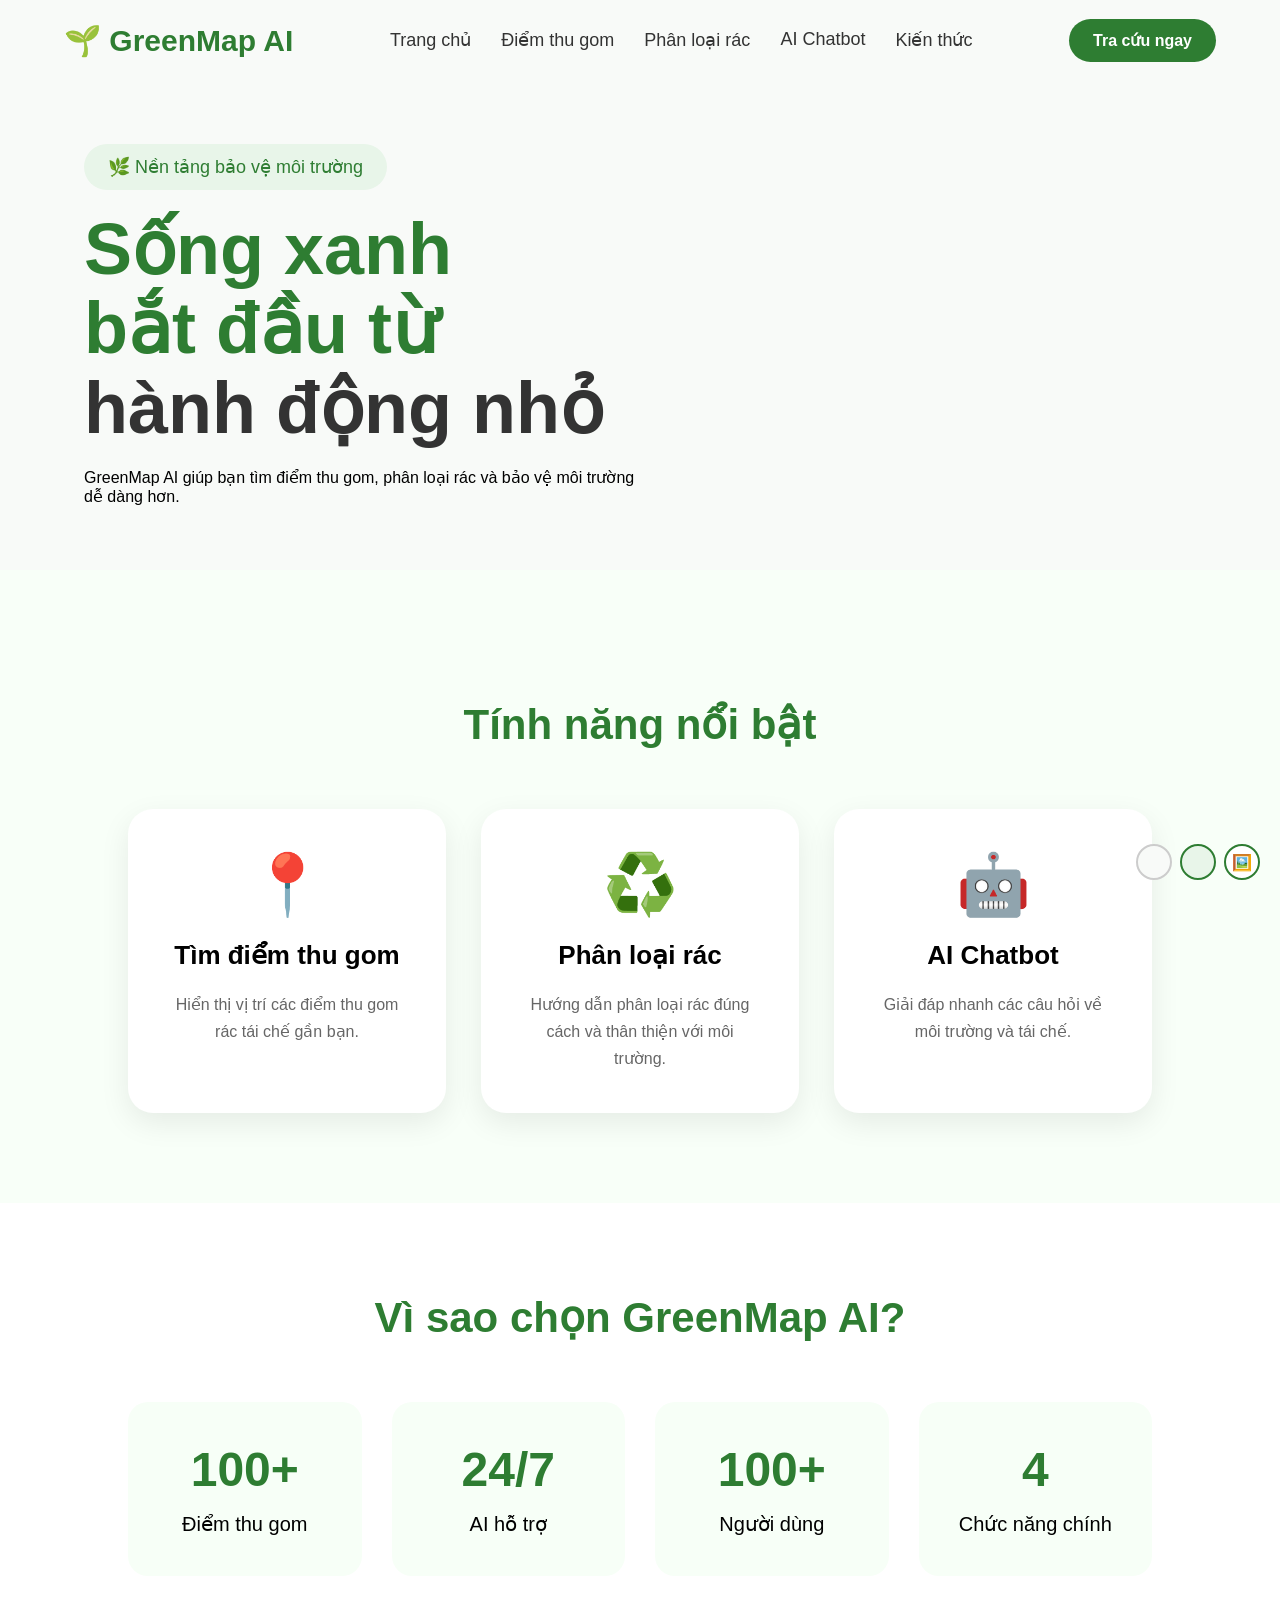
<file: index.html>
<!DOCTYPE html>
<html lang="vi">

<head>
    <meta charset="UTF-8">
    <meta name="viewport" content="width=device-width, initial-scale=1.0">
    <title>GreenMap AI</title>

    <link rel="stylesheet" href="css/style.css">
<link rel="stylesheet" href="https://cdnjs.cloudflare.com/ajax/libs/font-awesome/6.5.2/css/all.min.css">
</head>

<body>

    <!-- ===== NAVBAR ===== -->
    <header>
        <nav class="navbar">

            <div class="logo">
                🌱 <span>GreenMap AI</span>
            </div>

            <ul class="menu">
                <li><a href="index.html">Trang chủ</a></li>
            <li><a href="map.html">Điểm thu gom</a></li>
                <li><a href="phanloai.html">Phân loại rác</a></li>
                <li><a href="chatbot.html">AI Chatbot</a></li>
                <li><a href="kienthuc.html">Kiến thức</a></li>
            </ul>

            <a href="map.html" class="btn">Tra cứu ngay</a>

        </nav>
    </header>

    <!-- ===== HERO ===== -->
    <section class="hero scroll-animate fade-up">

        <div class="hero-left">

            <p class="tag hero-animate-1">🌿 Nền tảng bảo vệ môi trường</p>

            <h1>
                <span class="hero-animate-2">Sống xanh <br> bắt đầu từ <br></span>
                <span class="hero-animate-3" style="color:#333;">hành động nhỏ</span>
            </h1>

            <p class="hero-animate-4">
                GreenMap AI giúp bạn tìm điểm thu gom,
                phân loại rác và bảo vệ môi trường dễ dàng hơn.
            </p>

            

        </div>

        <div class="hero-right hero-animate-5">

            <video id="earthVideo" muted playsinline preload="auto" poster="assets/images/earth-removebg-preview.png">
                <source src="assets/videos/earth-video.mp4" type="video/mp4">
            </video>
            <img src="assets/images/earth-removebg-preview.png" alt="Green Earth" id="earthImage" style="display:none;">

        </div>

    </section>

    <!-- ===== FEATURES ===== -->
    <section class="features scroll-animate fade-up">

        <h2>Tính năng nổi bật</h2>

        <div class="feature-grid">

            <a href="map.html" class="card-link scroll-animate fade-left scroll-delay-1">
                <div class="card">
                    <h1>📍</h1>
                    <h3>Tìm điểm thu gom</h3>
                    <p>Hiển thị vị trí các điểm thu gom rác tái chế gần bạn.</p>
                </div>
            </a>

            <a href="phanloai.html" class="card-link scroll-animate fade-up scroll-delay-2">
                <div class="card">
                    <h1>♻️</h1>
                    <h3>Phân loại rác</h3>
                    <p>Hướng dẫn phân loại rác đúng cách và thân thiện với môi trường.</p>
                </div>
            </a>

            <a href="chatbot.html" class="card-link scroll-animate fade-right scroll-delay-3">
                <div class="card">
                    <h1>🤖</h1>
                    <h3>AI Chatbot</h3>
                    <p>Giải đáp nhanh các câu hỏi về môi trường và tái chế.</p>
                </div>
            </a>

        </div>

    </section>
    <section class="stats scroll-animate fade-up">

    <h2>Vì sao chọn GreenMap AI?</h2>

    <div class="stats-grid">

        <div class="stat-card scroll-animate fade-left scroll-delay-1">
            <h1>100+</h1>
            <p>Điểm thu gom</p>
        </div>

        <div class="stat-card scroll-animate fade-up scroll-delay-2">
            <h1>24/7</h1>
            <p>AI hỗ trợ</p>
        </div>

        <div class="stat-card scroll-animate fade-up scroll-delay-3">
            <h1>100+</h1>
            <p>Người dùng</p>
        </div>

        <div class="stat-card scroll-animate fade-right scroll-delay-4">
            <h1>4</h1>
            <p>Chức năng chính</p>
        </div>

    </div>

</section>

    <!-- ===== SCROLL ANIMATION SCRIPT ===== -->
    <script>
        const observer = new IntersectionObserver((entries) => {
            entries.forEach(entry => {
                if (entry.isIntersecting) {
                    entry.target.classList.add('visible');
                }
            });
        }, { threshold: 0.1 });

        document.querySelectorAll('.scroll-animate').forEach(el => observer.observe(el));

        // Hero text animation on page load
        document.addEventListener('DOMContentLoaded', function() {
            const els = document.querySelectorAll('.hero-animate-1, .hero-animate-2, .hero-animate-3, .hero-animate-4, .hero-animate-5');
        els.forEach(el => {
                el.style.opacity = '0';
                el.style.transform = 'translateY(30px)';
                el.style.transition = 'opacity 0.6s ease, transform 0.6s ease';
            });
            setTimeout(() => {
                document.querySelector('.hero-animate-1').style.opacity = '1';
                document.querySelector('.hero-animate-1').style.transform = 'translateY(0)';
            }, 200);
            setTimeout(() => {
                document.querySelector('.hero-animate-2').style.opacity = '1';
                document.querySelector('.hero-animate-2').style.transform = 'translateY(0)';
            }, 500);
            setTimeout(() => {
                document.querySelector('.hero-animate-3').style.opacity = '1';
                document.querySelector('.hero-animate-3').style.transform = 'translateY(0)';
            }, 800);
            setTimeout(() => {
                document.querySelector('.hero-animate-4').style.opacity = '1';
                document.querySelector('.hero-animate-4').style.transform = 'translateY(0)';
            }, 1100);
            setTimeout(() => {
                document.querySelector('.hero-animate-5').style.opacity = '1';
                document.querySelector('.hero-animate-5').style.transform = 'translateY(0)';
            }, 1400);
        });

        // ===== VIDEO / ẢNH TRÁI ĐẤT ĐIỀU KHIỂN BẰNG SCROLL =====
        const earthVideo = document.getElementById('earthVideo');
        const earthImage = document.getElementById('earthImage');
        let videoReady = false;
        let ticking = false;
        let isVideoMode = true; // true = video, false = ảnh

        // Đợi video load xong metadata
        earthVideo.addEventListener('loadedmetadata', function() {
            videoReady = true;
        });

        earthVideo.addEventListener('error', function() {
            console.log('Video không load được');
        });

        // Hàm xử lý scroll cho cả video và ảnh
        function handleScroll() {
            const scrollTop = window.scrollY;
            const docHeight = document.documentElement.scrollHeight - window.innerHeight;
            const scrollPercent = docHeight > 0 ? scrollTop / docHeight : 0;
            
            if (isVideoMode) {
                // Chế độ video - quay nhanh gấp 3 lần
                if (videoReady && earthVideo.duration) {
                    const speed = 3;
                    const loopProgress = (scrollPercent * speed) % 1.0;
                    const finalProgress = loopProgress < 0 ? loopProgress + 1.0 : loopProgress;
                    earthVideo.currentTime = finalProgress * earthVideo.duration;
                }
            } else {
                // Chế độ ảnh - xoay ảnh
                const rotation = scrollPercent * 1080; // 3 vòng
                earthImage.style.transform = 'rotate(' + rotation + 'deg)';
            }
        }

        window.addEventListener('scroll', function() {
            if (!ticking) {
                window.requestAnimationFrame(function() {
                    handleScroll();
                    ticking = false;
                });
                ticking = true;
            }
        });

        // ===== CHUYỂN ĐỔI VIDEO <-> ẢNH =====
        function toggleMedia() {
            isVideoMode = !isVideoMode;
            
            if (isVideoMode) {
                // Sang video
                earthVideo.style.display = 'block';
                earthImage.style.display = 'none';
                // Reset ảnh
                earthImage.style.transform = 'rotate(0deg)';
            } else {
                // Sang ảnh
                earthVideo.style.display = 'none';
                earthImage.style.display = 'block';
                // Reset video về đầu
                if (videoReady) {
                    earthVideo.currentTime = 0;
                }
                // Xoá transform cũ
                handleScroll();
            }
        }

        // ===== NÚT ĐIỀU KHIỂN =====
        const controlHtml = `
            <div style="position:fixed; bottom:20px; right:20px; z-index:999; display:flex; gap:8px; align-items:center;">
                <button onclick="document.body.style.background='#f8faf8'" title="Nền trắng" style="width:36px;height:36px;border-radius:50%;border:2px solid #ccc;background:#f8faf8;cursor:pointer;"></button>
                <button onclick="document.body.style.background='#E8F5E9'" title="Nền xanh" style="width:36px;height:36px;border-radius:50%;border:2px solid #2E7D32;background:#E8F5E9;cursor:pointer;"></button>
                <button onclick="toggleMedia()" title="Chuyển đổi Video / Ảnh" style="width:36px;height:36px;border-radius:50%;border:2px solid #2E7D32;background:white;cursor:pointer;font-size:16px;display:flex;align-items:center;justify-content:center;">
                    🖼️
                </button>
            </div>
        `;
        document.body.insertAdjacentHTML('beforeend', controlHtml);
    </script>

</body>

</html>
</file>
<file: css/style.css>
*{
    margin:0;
    padding:0;
    box-sizing:border-box;
    font-family:Arial, Helvetica, sans-serif;
}

body{
    background:#f8faf8;
}
/* ===== NAVBAR ===== */

.navbar{
    width: 90%;
    height: 80px;
    margin: auto;

    display: flex;
    justify-content: space-between;
    align-items: center;
}
.logo{
    font-size:30px;
    font-weight:bold;
    color:#2E7D32;
}
.menu{
    display:flex;
    list-style:none;
    gap:30px;
}
.menu a{
    text-decoration:none;
    color:#333;
    font-size:18px;
}
.btn{
    background:#2E7D32;
    color:white;
    padding:12px 24px;
    border-radius:30px;
    text-decoration:none;
    font-weight:bold;
}
/* ================= HERO ================= */

.hero{
    width: 90%;
    margin: 60px auto;

    display: flex;
    justify-content: space-between;
    align-items: center;
}
.hero-left{
    width: 50%;
    padding-left: 20px;
}
.hero-right{
    width: 450px;
    height: 450px;

    background: #E8F5E9;

    border-radius: 25px;

    position:relative;
    z-index:10;
    margin-bottom:-80px;
    display:flex;
    align-items:center;
    justify-content:center;
    overflow:hidden;
}

.hero-right img,
.hero-right video{
    width:100%;
    height:100%;
    object-fit:contain;
    padding:40px;
    display:block;
}
.hero-right video{
    object-fit:cover;
    padding:0;
}
.hero h1{
    font-size: 72px;
    line-height: 1.1;
    margin: 20px 0;
}
.hero span{
    color: #2E7D32;
}
.description{
    font-size: 22px;
    color: #555;
    margin: 30px 0;
    line-height: 1.7;
}
.hero-btn{

    background:#2E7D32;

    color:white;

    padding:18px 36px;

    border:none;

    border-radius:40px;

    font-size:20px;

    cursor:pointer;

    transition:0.3s;
}
.hero-btn:hover{

    background:#1B5E20;

    transform:scale(1.05);

}
.tag{

    display:inline-block;

    background:#E8F5E9;

    color:#2E7D32;

    padding:12px 24px;

    border-radius:30px;

    font-size:18px;

}
/* ========================= */
/* FEATURES */
/* ========================= */

.features{
    padding:90px 10%;
    padding-top:130px;
    text-align:center;
    background:#f8fff8;
    position:relative;
    z-index:1;
}

.features h2{
    font-size:42px;
    margin-bottom:60px;
    color:#2e7d32;
}

.feature-grid{
    display:flex;
    justify-content:center;
    gap:35px;
    flex-wrap:wrap;
}

.card{
    width:100%;
    background:white;
    padding:40px;
    border-radius:25px;
    box-shadow:0 10px 30px rgba(0,0,0,.08);
    transition:.3s;
}

.card:hover{
    transform:translateY(-10px);
}

.card h1{
    font-size:60px;
}

.card h3{
    margin:20px 0;
    font-size:26px;
}

.card p{
    line-height:1.7;
    color:#666;
}
.card-link{
    text-decoration:none;
    color:inherit;
    display:flex;
    flex:1 1 0;
    min-width:280px;
    max-width:400px;
}
.card-link .card{
    cursor:pointer;
    width:100%;
    max-width:100%;
    display:flex;
    flex-direction:column;
}
.card-link .card p{
    flex:1;
}
@media (max-width:950px){
    .card-link{
        flex:1 1 45%;
        min-width:280px;
    }
}
@media (max-width:650px){
    .card-link{
        flex:1 1 100%;
    }
}
/*====================
STATS
=====================*/

.stats{

padding:90px 10%;

background:white;

text-align:center;

}

.stats h2{

font-size:42px;

color:#2e7d32;

margin-bottom:60px;

}

.stats-grid{

display:grid;

grid-template-columns:repeat(4,1fr);

gap:30px;

}

.stat-card{

background:#f7fff7;

padding:40px;

border-radius:20px;

transition:all 0.3s ease;

cursor:default;

}

.stat-card:hover{

transform:translateY(-8px) !important;

box-shadow:0 10px 30px rgba(0,0,0,.12) !important;

}

.stat-card h1{

font-size:48px;

color:#2e7d32;

margin-bottom:15px;

}

.stat-card p{

font-size:20px;

}
/*==========================
MAP SECTION (cho map.html)
==========================*/

.map-section{

    padding:100px 10%;
    background:#f6fff5;
    text-align:center;

}

.map-section h2{

    font-size:42px;
    color:#2e7d32;
    margin-bottom:20px;

}

.map-section p{

    color:#666;
    margin-bottom:40px;
    font-size:18px;

}

#map{

    width:100%;
    height:550px;

    border-radius:25px;

    overflow:hidden;

    box-shadow:0 15px 40px rgba(0,0,0,.15);

}

/*==========================
SCROLL ANIMATION
==========================*/

.scroll-animate{
    opacity:0;
    transition:opacity 0.7s ease, transform 0.7s ease;
}

.scroll-animate.fade-up{
    transform:translateY(50px);
}

.scroll-animate.fade-left{
    transform:translateX(-50px);
}

.scroll-animate.fade-right{
    transform:translateX(50px);
}

.scroll-animate.visible{
    opacity:1;
    transform:translate(0,0);
}

.scroll-delay-1{ transition-delay:0.1s; }
.scroll-delay-2{ transition-delay:0.2s; }
.scroll-delay-3{ transition-delay:0.3s; }
.scroll-delay-4{ transition-delay:0.4s; }

/*==========================
PHÂN LOẠI RÁC
==========================*/

.classify{

    width:80%;
    margin:80px auto;
    position:relative;

}

.classify h1{

    color:#2E7D32;
    font-size:52px;
    margin-bottom:15px;

}

.classify p{

    color:#666;
    font-size:20px;
    margin-bottom:25px;

}

.search-box{

    display:flex;
    gap:15px;

}

#wasteInput{

    flex:1;

    padding:18px;

    border-radius:12px;

    border:2px solid #2E7D32;

    font-size:20px;

    outline:none;

}

#wasteInput:focus{

    box-shadow:0 0 10px rgba(46,125,50,.3);

}

.search-btn{

    background:#2E7D32;

    color:white;

    border:none;

    border-radius:12px;

    padding:18px 35px;

    font-size:18px;

    cursor:pointer;

}

.search-btn:hover{

    background:#1B5E20;

}

#suggestions{

    width:calc(100% - 130px);

    background:white;

    border-radius:10px;

    box-shadow:0 5px 20px rgba(0,0,0,.1);

    overflow:hidden;

    position:absolute;
    z-index:100;

}

.suggest-item{

    padding:15px 20px;

    cursor:pointer;

    transition:.2s;

}

.suggest-item:hover{

    background:#E8F5E9;

}

#result{

    margin-top:40px;

    background:white;

    padding:35px;

    border-radius:20px;

    box-shadow:0 10px 30px rgba(0,0,0,.08);

}
/*========================
CHATBOT
========================*/

.chatbot{

width:80%;

margin:70px auto;

text-align:center;

}

.chatbot h1{

font-size:50px;

color:#2E7D32;

margin-bottom:20px;

}

.chat-box{

margin-top:40px;

background:white;

padding:30px;

border-radius:25px;

box-shadow:0 15px 40px rgba(0,0,0,.1);

}

#messages{

height:400px;

overflow-y:auto;

text-align:left;

margin-bottom:25px;

}

.user{

background:#E8F5E9;

padding:15px;

border-radius:15px;

margin-bottom:15px;

}

.bot{

background:#F3F3F3;

padding:15px;

border-radius:15px;

margin-bottom:15px;

}

.input-area{

display:flex;

gap:15px;

}

.input-area input{

flex:1;

padding:18px;

border-radius:12px;

border:2px solid #2E7D32;

font-size:18px;

}

.input-area button{

padding:18px 35px;

background:#2E7D32;

color:white;

border:none;

border-radius:12px;

cursor:pointer;

}

/*==========================
DAILY FACT RANDOM
==========================*/

.daily-fact{
    margin-top:40px;
    background:white;
    border-radius:20px;
    padding:24px 28px;
    box-shadow:0 10px 30px rgba(0,0,0,.08);
    border-left:5px solid #2E7D32;
    animation: fadeInUp 0.5s ease;
}

.daily-fact-header{
    display:flex;
    align-items:center;
    gap:10px;
    margin-bottom:16px;
}

.daily-fact-icon{
    font-size:24px;
}

.daily-fact-title{
    font-size:18px;
    font-weight:700;
    color:#2E7D32;
    flex:1;
}

.daily-fact-refresh{
    width:36px;
    height:36px;
    border:none;
    border-radius:50%;
    background:#E8F5E9;
    color:#2E7D32;
    font-size:16px;
    cursor:pointer;
    display:flex;
    align-items:center;
    justify-content:center;
    transition:0.2s;
}

.daily-fact-refresh:hover{
    background:#2E7D32;
    color:white;
    transform:rotate(180deg);
}

.fact-item{
    padding:4px 0;
}

.fact-name{
    display:inline-block;
    font-size:16px;
    font-weight:700;
    color:#2E7D32;
    background:#E8F5E9;
    padding:4px 14px;
    border-radius:20px;
    margin-bottom:12px;
}

.fact-text{
    font-size:16px;
    line-height:1.7;
    color:#444;
    margin:0;
}

.fact-decompose{
    font-size:15px;
    color:#666;
    margin-top:8px;
}

/*==========================
KẾT QUẢ PHÂN LOẠI RÁC MỞ RỘNG
==========================*/

#result {
    animation: fadeInUp 0.4s ease;
}

@keyframes fadeInUp {
    from {
        opacity: 0;
        transform: translateY(20px);
    }
    to {
        opacity: 1;
        transform: translateY(0);
    }
}

.result-header {
    display: flex;
    justify-content: space-between;
    align-items: center;
    margin-bottom: 25px;
    flex-wrap: wrap;
    gap: 10px;
}

.result-header h2 {
    font-size: 32px;
    color: #2E7D32;
    margin: 0;
}

.result-badge {
    display: inline-block;
    padding: 8px 18px;
    border-radius: 30px;
    font-size: 14px;
    font-weight: 700;
    white-space: nowrap;
}

.badge-recycle {
    background: #E8F5E9;
    color: #2E7D32;
    border: 2px solid #2E7D32;
}

.badge-norecycle {
    background: #FFF3E0;
    color: #E65100;
    border: 2px solid #E65100;
}

.result-grid {
    display: grid;
    grid-template-columns: repeat(auto-fit, minmax(200px, 1fr));
    gap: 15px;
    margin-bottom: 25px;
}

.result-item {
    background: #f8fff8;
    padding: 18px 20px;
    border-radius: 14px;
    border: 1px solid #E8F5E9;
    display: flex;
    flex-direction: column;
    gap: 5px;
}

.result-label {
    font-size: 13px;
    font-weight: 600;
    color: #888;
    text-transform: uppercase;
    letter-spacing: 0.5px;
}

.result-value {
    font-size: 18px;
    font-weight: 600;
    color: #333;
}

.highlight-time {
    color: #E65100;
    font-size: 20px;
}

.result-detail-card {
    display: flex;
    gap: 15px;
    padding: 20px 22px;
    border-radius: 16px;
    margin-bottom: 12px;
    transition: all 0.3s ease;
    align-items: flex-start;
}

.result-detail-card:hover {
    transform: translateX(5px);
}

.card-icon {
    font-size: 28px;
    line-height: 1;
    flex-shrink: 0;
    margin-top: 1px;
}

.card-content {
    flex: 1;
}

.card-content strong {
    display: block;
    font-size: 15px;
    margin-bottom: 6px;
    color: #333;
}

.card-content p {
    font-size: 15px;
    line-height: 1.7;
    color: #555;
    margin: 0;
}

.card-fact {
    background: #E3F2FD;
    border-left: 4px solid #1565C0;
}

.card-comparison {
    background: #FFF3E0;
    border-left: 4px solid #E65100;
}

.card-tip {
    background: #E8F5E9;
    border-left: 4px solid #2E7D32;
}

.card-harmful {
    background: #FFEBEE;
    border-left: 4px solid #C62828;
}

.result-notfound {
    text-align: center;
    padding: 40px 20px;
}

.result-notfound h2 {
    font-size: 32px;
    color: #666;
    margin-bottom: 15px;
}

.result-notfound p {
    font-size: 18px;
    color: #888;
    line-height: 1.6;
}

.result-notfound p b {
    color: #2E7D32;
}

@media (max-width: 600px) {
    .result-header {
        flex-direction: column;
        align-items: flex-start;
    }
    .result-grid {
        grid-template-columns: 1fr;
    }
    .result-detail-card {
        flex-direction: column;
    }
    .card-icon {
        font-size: 24px;
    }
}
</file>
